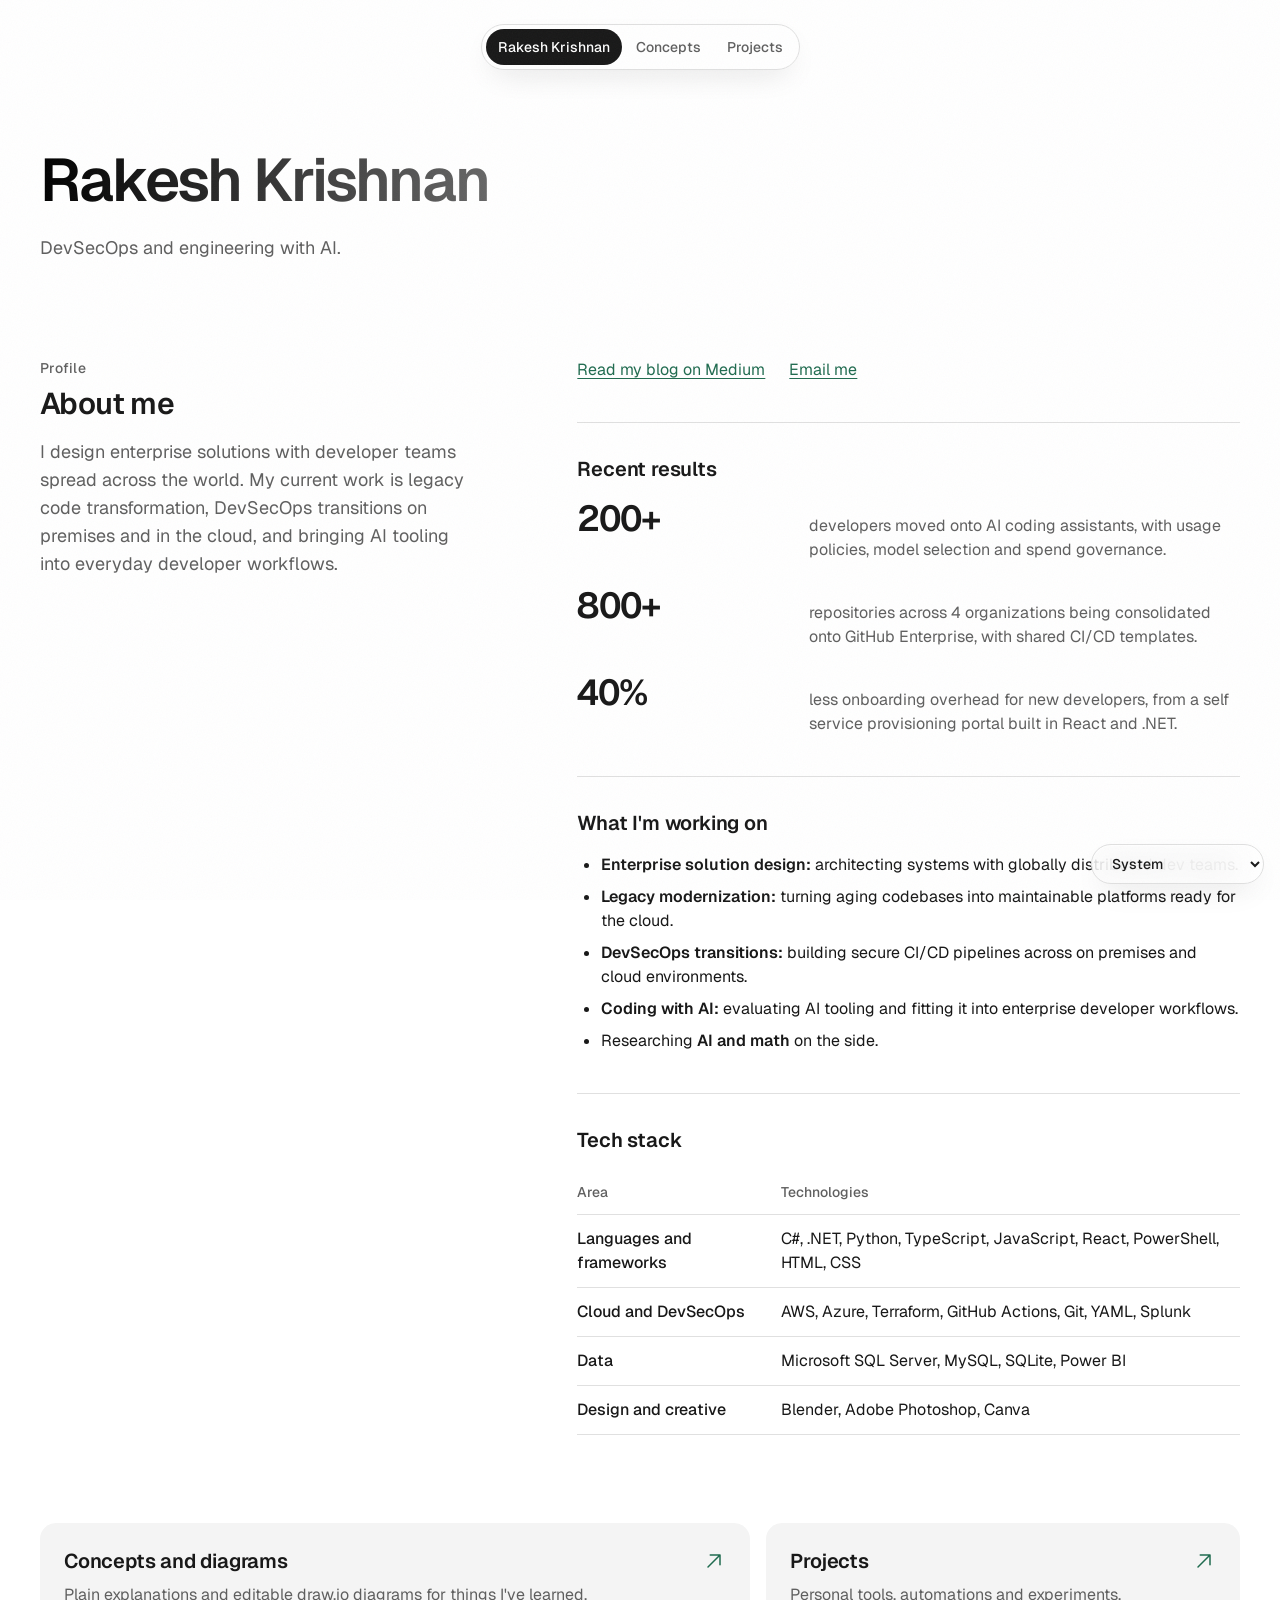
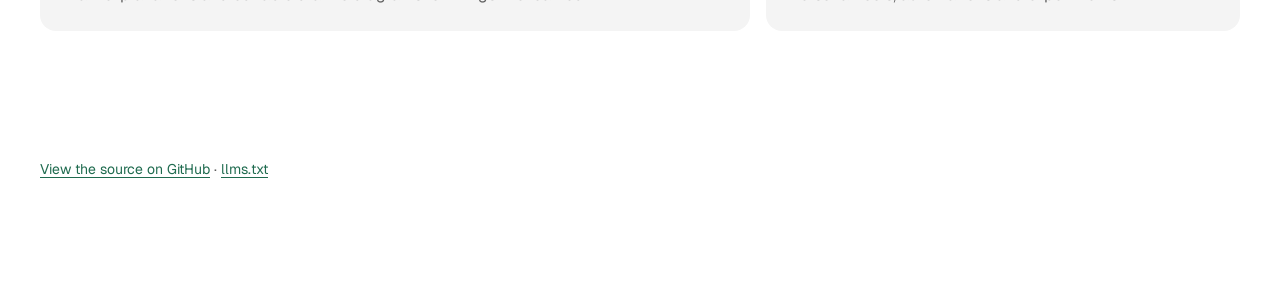
<file: index.html>
<!doctype html>
<html lang="en">
<head>
  <meta charset="utf-8">
  <meta name="viewport" content="width=device-width, initial-scale=1">
  <title>Rakesh Krishnan · DevSecOps and engineering with AI</title>
  <meta name="description" content="Rakesh Krishnan designs enterprise solutions with distributed teams: legacy code transformation, DevSecOps transitions on premises and in the cloud, and AI coding tools rolled out to 200+ developers.">
  <link rel="canonical" href="https://rakeshkrishnan.com/">
  <meta property="og:type" content="website">
  <meta property="og:title" content="Rakesh Krishnan · DevSecOps and engineering with AI">
  <meta property="og:description" content="Enterprise solution design, legacy modernization, DevSecOps and AI coding tools for developer teams.">
  <meta property="og:url" content="https://rakeshkrishnan.com/">
  <meta property="og:image" content="https://rakeshkrishnan.com/assets/images/og.png">
  <meta name="twitter:card" content="summary_large_image">
  <link rel="icon" href="assets/favicon.svg" type="image/svg+xml">
  <link rel="preconnect" href="https://fonts.googleapis.com">
  <link rel="preconnect" href="https://fonts.gstatic.com" crossorigin>
  <link rel="stylesheet" href="https://fonts.googleapis.com/css2?family=Geist:wght@400;500;600&display=swap">
  <link rel="stylesheet" href="assets/styles.css">
  <link rel="alternate" type="text/markdown" href="/llms.txt" title="LLM-readable profile">
  <script src="assets/theme.js"></script>
</head>
<body>
  <a class="skip-link" href="#main">Skip to content</a>

  <nav class="site-nav" aria-label="Site navigation">
    <div class="wrap">
      <a href="./" aria-current="page">Rakesh Krishnan</a>
      <a href="concepts/">Concepts</a>
      <a href="projects/">Projects</a>
    </div>
  </nav>

  <header class="site-header" id="top">
    <div class="page">
      <h1>Rakesh Krishnan</h1>
      <p>DevSecOps and engineering with AI.</p>
    </div>
  </header>

  <main class="page" id="main">
    <article class="concept" id="about">
      <header class="concept-title">
        <p class="category">Profile</p>
        <h2>About me</h2>
        <p>I design enterprise solutions with developer teams spread across the world. My current work is legacy code transformation, DevSecOps transitions on premises and in the cloud, and bringing AI tooling into everyday developer workflows.</p>
      </header>

      <section>
        <p class="link-row">
          <a href="https://medium.com/@rakeshkrishnan01">Read my blog on Medium</a>
          <a href="mailto:Rakeshkrishnan01@gmail.com">Email me</a>
        </p>
      </section>

      <section>
        <h3>Recent results</h3>
        <dl class="stats">
          <div>
            <dt>200+</dt>
            <dd>developers moved onto AI coding assistants, with usage policies, model selection and spend governance.</dd>
          </div>
          <div>
            <dt>800+</dt>
            <dd>repositories across 4 organizations being consolidated onto GitHub Enterprise, with shared CI/CD templates.</dd>
          </div>
          <div>
            <dt>40%</dt>
            <dd>less onboarding overhead for new developers, from a self service provisioning portal built in React and .NET.</dd>
          </div>
        </dl>
      </section>

      <section>
        <h3>What I'm working on</h3>
        <ul>
          <li><strong>Enterprise solution design:</strong> architecting systems with globally distributed dev teams.</li>
          <li><strong>Legacy modernization:</strong> turning aging codebases into maintainable platforms ready for the cloud.</li>
          <li><strong>DevSecOps transitions:</strong> building secure CI/CD pipelines across on premises and cloud environments.</li>
          <li><strong>Coding with AI:</strong> evaluating AI tooling and fitting it into enterprise developer workflows.</li>
          <li>Researching <strong>AI and math</strong> on the side.</li>
        </ul>
      </section>

      <section>
        <h3>Tech stack</h3>
        <div class="table-wrap">
          <table>
            <thead>
              <tr>
                <th scope="col">Area</th>
                <th scope="col">Technologies</th>
              </tr>
            </thead>
            <tbody>
              <tr>
                <td>Languages and frameworks</td>
                <td>C#, .NET, Python, TypeScript, JavaScript, React, PowerShell, HTML, CSS</td>
              </tr>
              <tr>
                <td>Cloud and DevSecOps</td>
                <td>AWS, Azure, Terraform, GitHub Actions, Git, YAML, Splunk</td>
              </tr>
              <tr>
                <td>Data</td>
                <td>Microsoft SQL Server, MySQL, SQLite, Power BI</td>
              </tr>
              <tr>
                <td>Design and creative</td>
                <td>Blender, Adobe Photoshop, Canva</td>
              </tr>
            </tbody>
          </table>
        </div>
      </section>
    </article>

    <nav class="card-grid" aria-label="Site sections">
      <a href="concepts/" class="card">
        <div class="card-head">
          <h3>Concepts and diagrams</h3>
          <svg class="icon" viewBox="0 0 256 256" aria-hidden="true"><path d="M200,64V168a8,8,0,0,1-16,0V83.31L69.66,197.66a8,8,0,0,1-11.32-11.32L172.69,72H88a8,8,0,0,1,0-16H192A8,8,0,0,1,200,64Z"/></svg>
        </div>
        <p>Plain explanations and editable draw.io diagrams for things I've learned.</p>
      </a>
      <a href="projects/" class="card">
        <div class="card-head">
          <h3>Projects</h3>
          <svg class="icon" viewBox="0 0 256 256" aria-hidden="true"><path d="M200,64V168a8,8,0,0,1-16,0V83.31L69.66,197.66a8,8,0,0,1-11.32-11.32L172.69,72H88a8,8,0,0,1,0-16H192A8,8,0,0,1,200,64Z"/></svg>
        </div>
        <p>Personal tools, automations and experiments.</p>
      </a>
    </nav>
  </main>

  <footer>
    <div class="page">
      <p><a href="https://github.com/r4kris/aboutme">View the source on GitHub</a> · <a href="/llms.txt">llms.txt</a></p>
    </div>
  </footer>
</body>
</html>
</file>
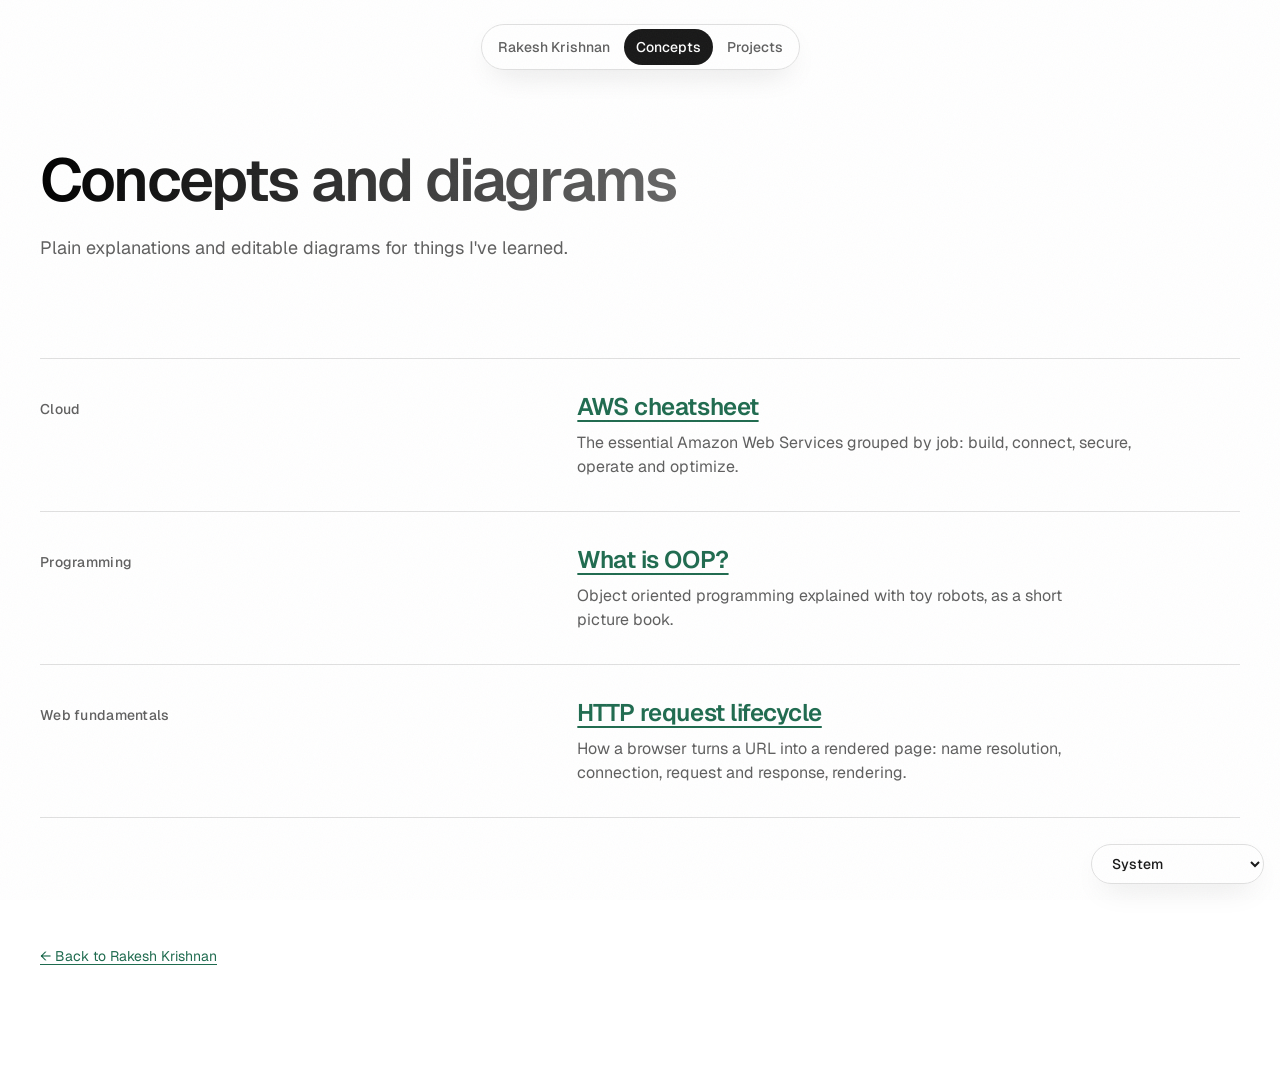
<file: concepts/index.html>
<!doctype html>
<html lang="en">
<head>
  <meta charset="utf-8">
  <meta name="viewport" content="width=device-width, initial-scale=1">
  <title>Concepts and diagrams · Rakesh Krishnan</title>
  <meta name="description" content="Plain explanations and editable diagrams: an AWS cheatsheet, what object oriented programming is, and how an HTTP request travels from browser to page.">
  <link rel="canonical" href="https://rakeshkrishnan.com/concepts/">
  <meta property="og:type" content="website">
  <meta property="og:title" content="Concepts and diagrams · Rakesh Krishnan">
  <meta property="og:description" content="Plain explanations and editable diagrams for things I've learned.">
  <meta property="og:url" content="https://rakeshkrishnan.com/concepts/">
  <meta property="og:image" content="https://rakeshkrishnan.com/assets/images/og.png">
  <meta name="twitter:card" content="summary_large_image">
  <link rel="icon" href="../assets/favicon.svg" type="image/svg+xml">
  <link rel="preconnect" href="https://fonts.googleapis.com">
  <link rel="preconnect" href="https://fonts.gstatic.com" crossorigin>
  <link rel="stylesheet" href="https://fonts.googleapis.com/css2?family=Geist:wght@400;500;600&display=swap">
  <link rel="stylesheet" href="../assets/styles.css">
  <script src="../assets/theme.js"></script>
</head>
<body>
  <a class="skip-link" href="#main">Skip to content</a>

  <nav class="site-nav" aria-label="Site navigation">
    <div class="wrap">
      <a href="../">Rakesh Krishnan</a>
      <a href="./" aria-current="page">Concepts</a>
      <a href="../projects/">Projects</a>
    </div>
  </nav>

  <header class="site-header" id="top">
    <div class="page">
      <h1>Concepts and diagrams</h1>
      <p>Plain explanations and editable diagrams for things I've learned.</p>
    </div>
  </header>

  <main class="page" id="main">
    <article class="entry">
      <p class="category">Cloud</p>
      <div>
        <h2><a href="aws/">AWS cheatsheet</a></h2>
        <p>The essential Amazon Web Services grouped by job: build, connect, secure, operate and optimize.</p>
      </div>
    </article>

    <article class="entry">
      <p class="category">Programming</p>
      <div>
        <h2><a href="what-is-oop/">What is OOP?</a></h2>
        <p>Object oriented programming explained with toy robots, as a short picture book.</p>
      </div>
    </article>

    <article class="entry">
      <p class="category">Web fundamentals</p>
      <div>
        <h2><a href="http-request-lifecycle/">HTTP request lifecycle</a></h2>
        <p>How a browser turns a URL into a rendered page: name resolution, connection, request and response, rendering.</p>
      </div>
    </article>
  </main>

  <footer>
    <div class="page">
      <p><a href="../">← Back to Rakesh Krishnan</a></p>
    </div>
  </footer>
</body>
</html>
</file>
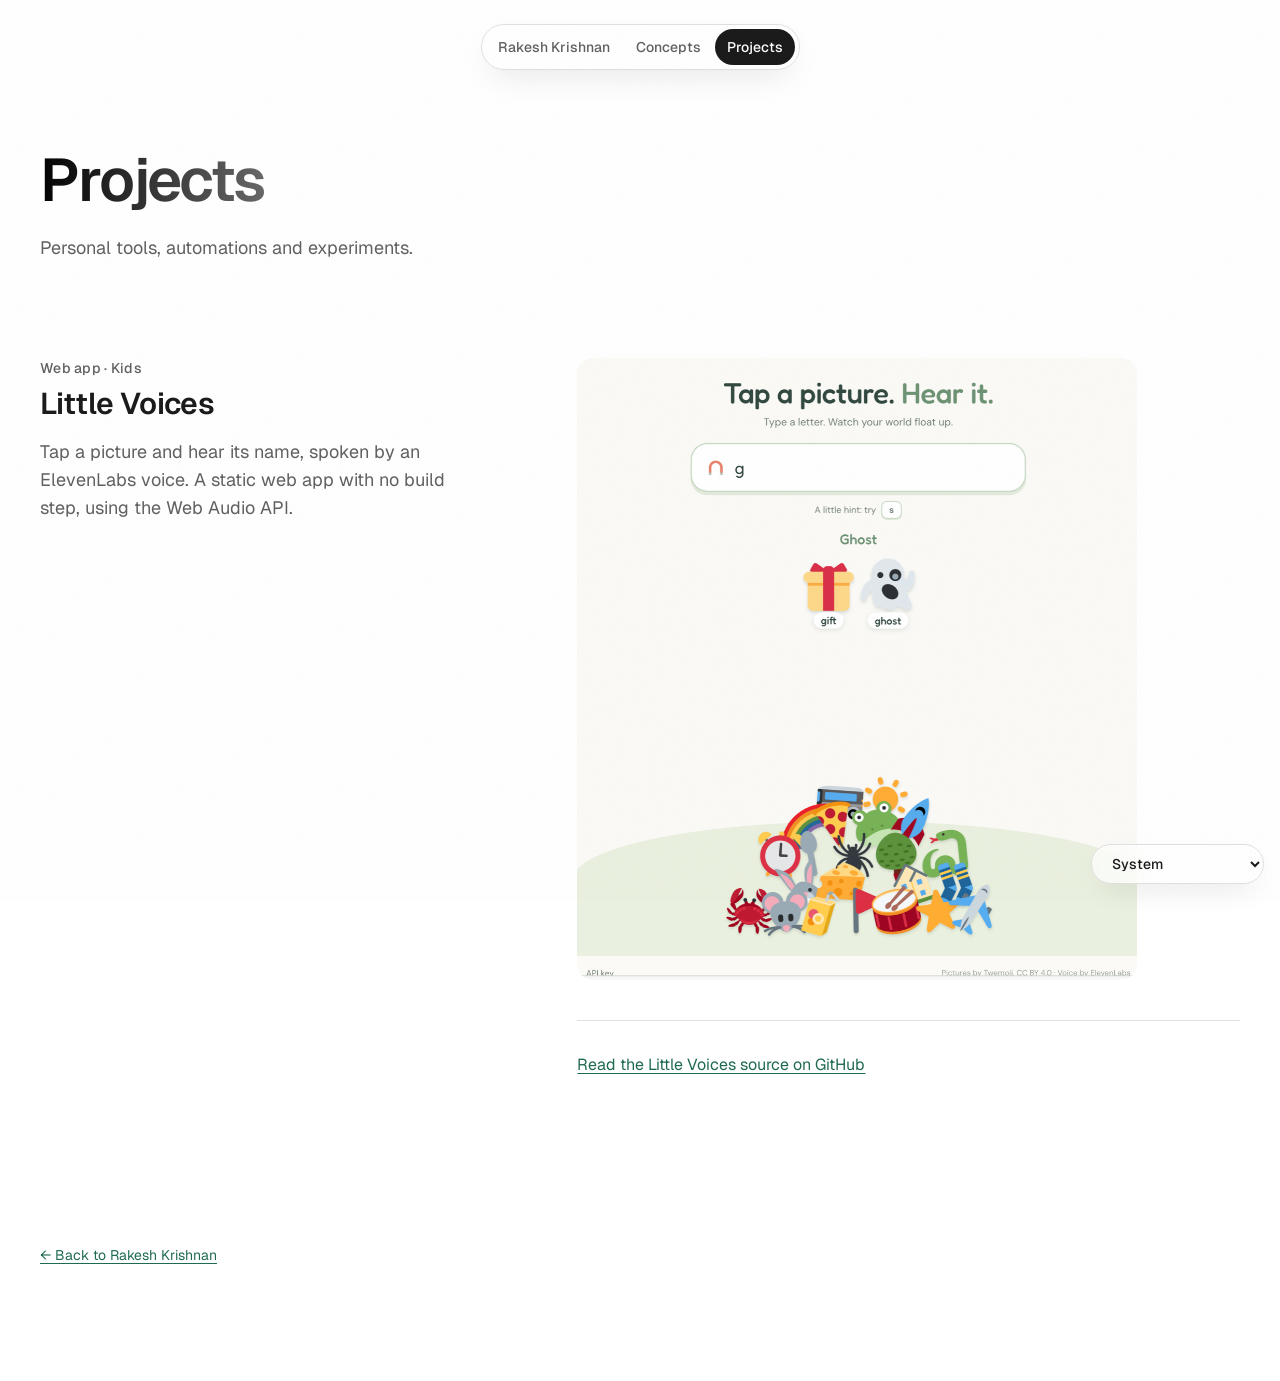
<file: projects/index.html>
<!doctype html>
<html lang="en">
<head>
  <meta charset="utf-8">
  <meta name="viewport" content="width=device-width, initial-scale=1">
  <title>Projects · Rakesh Krishnan</title>
  <meta name="description" content="Personal tools, automations and experiments by Rakesh Krishnan, including Little Voices, a picture and sound web app for early readers.">
  <link rel="canonical" href="https://rakeshkrishnan.com/projects/">
  <meta property="og:type" content="website">
  <meta property="og:title" content="Projects · Rakesh Krishnan">
  <meta property="og:description" content="Personal tools, automations and experiments.">
  <meta property="og:url" content="https://rakeshkrishnan.com/projects/">
  <meta property="og:image" content="https://rakeshkrishnan.com/assets/images/og.png">
  <meta name="twitter:card" content="summary_large_image">
  <link rel="icon" href="../assets/favicon.svg" type="image/svg+xml">
  <link rel="preconnect" href="https://fonts.googleapis.com">
  <link rel="preconnect" href="https://fonts.gstatic.com" crossorigin>
  <link rel="stylesheet" href="https://fonts.googleapis.com/css2?family=Geist:wght@400;500;600&display=swap">
  <link rel="stylesheet" href="../assets/styles.css">
  <script src="../assets/theme.js"></script>
</head>
<body>
  <a class="skip-link" href="#main">Skip to content</a>

  <nav class="site-nav" aria-label="Site navigation">
    <div class="wrap">
      <a href="../">Rakesh Krishnan</a>
      <a href="../concepts/">Concepts</a>
      <a href="./" aria-current="page">Projects</a>
    </div>
  </nav>

  <header class="site-header" id="top">
    <div class="page">
      <h1>Projects</h1>
      <p>Personal tools, automations and experiments.</p>
    </div>
  </header>

  <main class="page" id="main">
    <article class="concept" id="little-voices">
      <header class="concept-title">
        <p class="category">Web app · Kids</p>
        <h2>Little Voices</h2>
        <p>Tap a picture and hear its name, spoken by an ElevenLabs voice. A static web app with no build step, using the Web Audio API.</p>
      </header>

      <section>
        <img class="shot" src="../assets/images/little-voices.png" width="1080" height="1200" loading="lazy" alt="Little Voices app: typing the letter g shows a gift and a ghost picture to tap and hear">
      </section>

      <section>
        <p class="link-row"><a href="https://github.com/GH-user-001/Little-Voices">Read the Little Voices source on GitHub</a></p>
      </section>
    </article>
  </main>

  <footer>
    <div class="page">
      <p><a href="../">← Back to Rakesh Krishnan</a></p>
    </div>
  </footer>
</body>
</html>
</file>
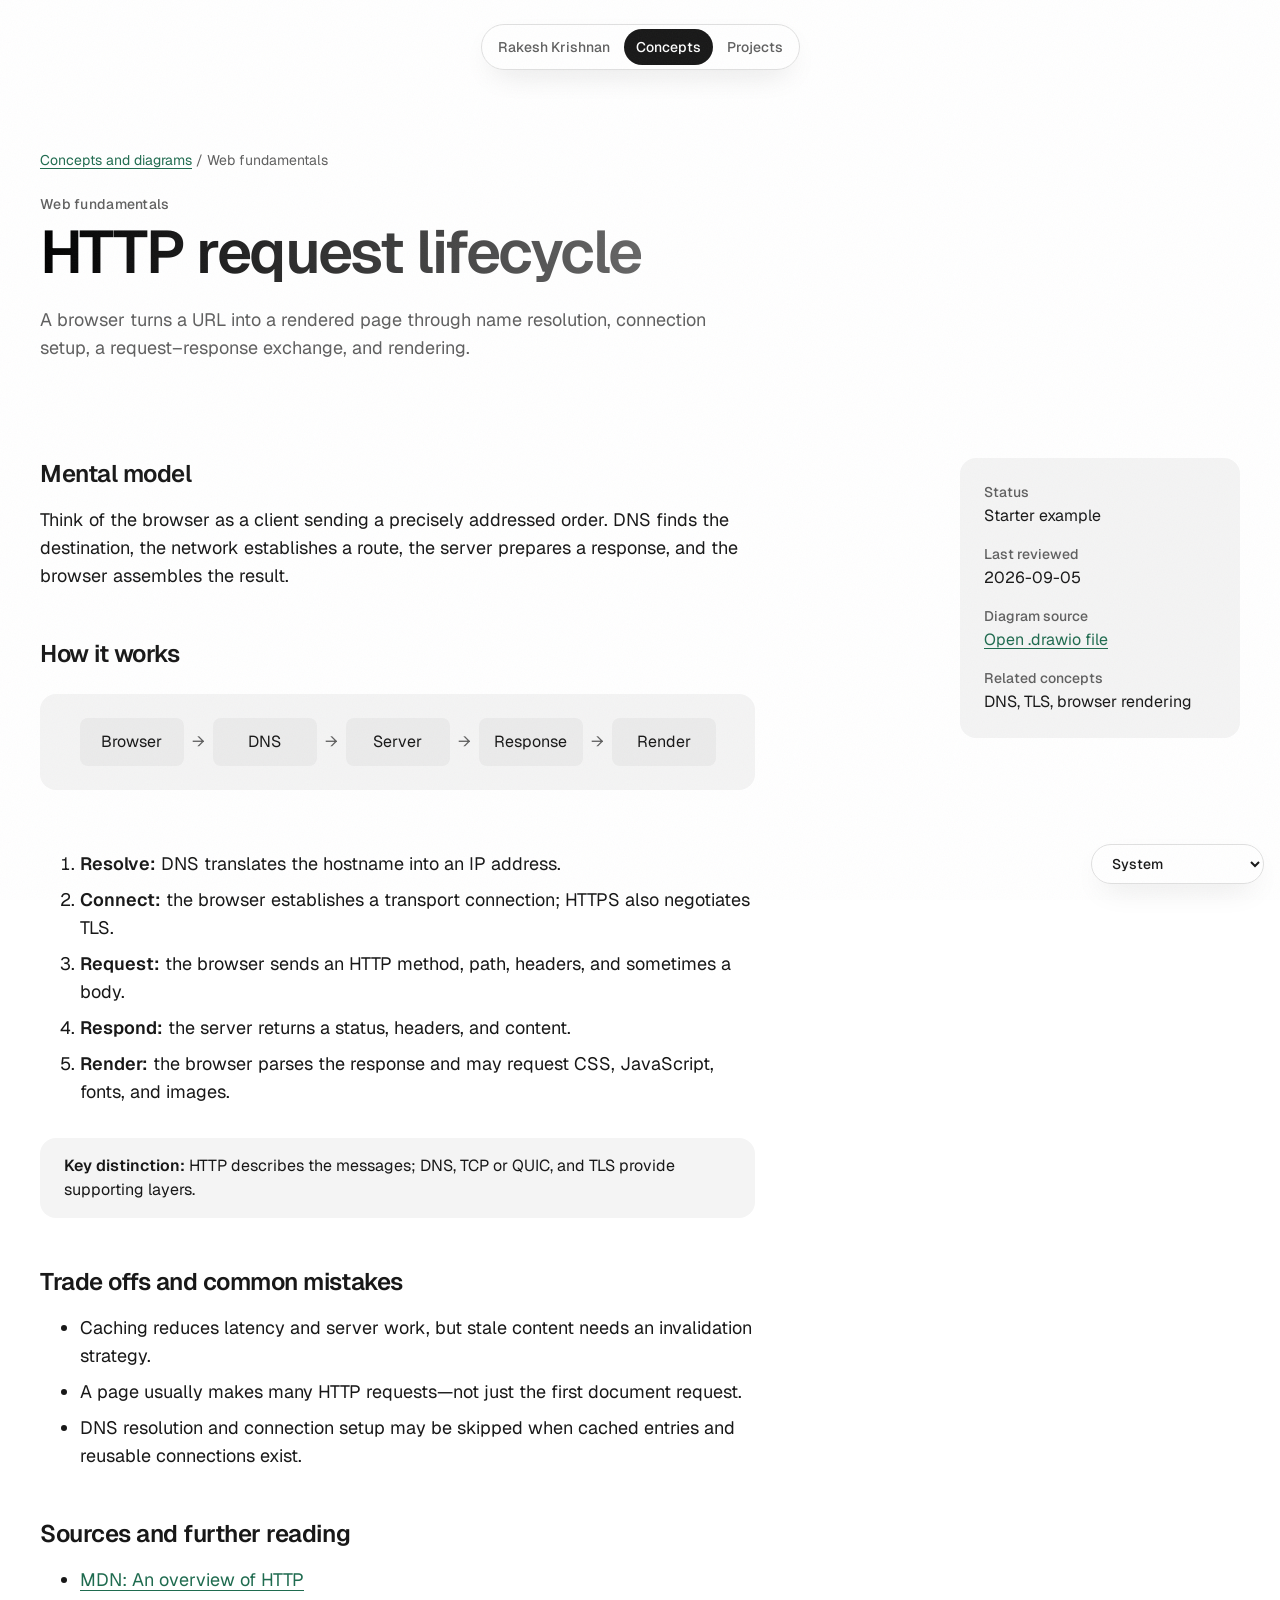
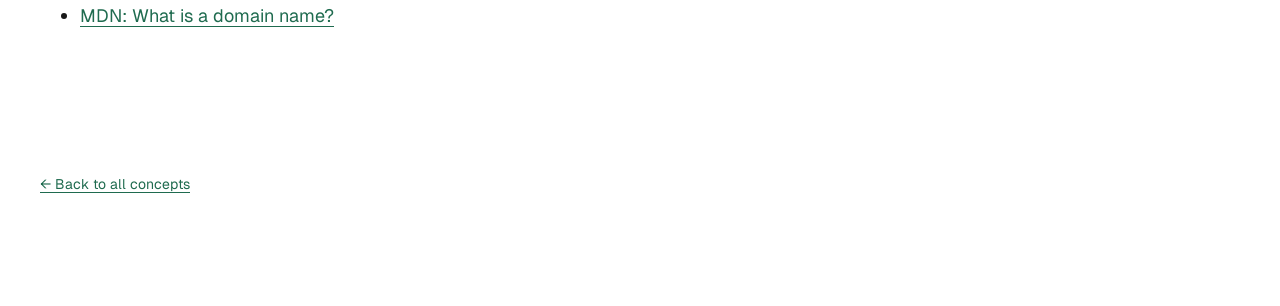
<file: concepts/http-request-lifecycle/index.html>
<!doctype html>
<html lang="en">
<head>
  <meta charset="utf-8">
  <meta name="viewport" content="width=device-width, initial-scale=1">
  <meta name="description" content="A visual overview of what happens after entering a URL in a browser.">
  <title>HTTP request lifecycle · Concepts and diagrams</title>
  <link rel="canonical" href="https://rakeshkrishnan.com/concepts/http-request-lifecycle/">
  <meta property="og:type" content="article">
  <meta property="og:title" content="HTTP request lifecycle">
  <meta property="og:description" content="A visual overview of what happens after entering a URL in a browser.">
  <meta property="og:url" content="https://rakeshkrishnan.com/concepts/http-request-lifecycle/">
  <meta property="og:image" content="https://rakeshkrishnan.com/assets/images/og.png">
  <meta name="twitter:card" content="summary_large_image">
  <link rel="icon" href="../../assets/favicon.svg" type="image/svg+xml">
  <link rel="preconnect" href="https://fonts.googleapis.com">
  <link rel="preconnect" href="https://fonts.gstatic.com" crossorigin>
  <link rel="stylesheet" href="https://fonts.googleapis.com/css2?family=Geist:wght@400;500;600&display=swap">
  <link rel="stylesheet" href="../../assets/styles.css">
  <script src="../../assets/theme.js"></script>
</head>
<body>
  <a class="skip-link" href="#main">Skip to content</a>

  <nav class="site-nav" aria-label="Site navigation">
    <div class="wrap">
      <a href="../../">Rakesh Krishnan</a>
      <a href="../" aria-current="page">Concepts</a>
      <a href="../../projects/">Projects</a>
    </div>
  </nav>

  <header class="concept-header">
    <div class="wrap">
      <nav class="breadcrumb" aria-label="Breadcrumb"><a href="../">Concepts and diagrams</a> / Web fundamentals</nav>
      <p class="eyebrow">Web fundamentals</p>
      <h1>HTTP request lifecycle</h1>
      <p class="lede">A browser turns a URL into a rendered page through name resolution, connection setup, a request–response exchange, and rendering.</p>
    </div>
  </header>

  <main class="wrap concept-layout" id="main">
    <article class="prose">
      <h2>Mental model</h2>
      <p>Think of the browser as a client sending a precisely addressed order. DNS finds the destination, the network establishes a route, the server prepares a response, and the browser assembles the result.</p>

      <h2>How it works</h2>
      <div class="diagram">
        <div class="flow" role="img" aria-label="Browser sends a request through DNS and the network to a server, which returns a response to the browser">
          <span class="node">Browser</span><span class="arrow">→</span>
          <span class="node">DNS</span><span class="arrow">→</span>
          <span class="node">Server</span><span class="arrow">→</span>
          <span class="node">Response</span><span class="arrow">→</span>
          <span class="node">Render</span>
        </div>
      </div>
      <p><a href="diagram.drawio">Open the editable draw.io source</a>.</p>
      <ol>
        <li><strong>Resolve:</strong> DNS translates the hostname into an IP address.</li>
        <li><strong>Connect:</strong> the browser establishes a transport connection; HTTPS also negotiates TLS.</li>
        <li><strong>Request:</strong> the browser sends an HTTP method, path, headers, and sometimes a body.</li>
        <li><strong>Respond:</strong> the server returns a status, headers, and content.</li>
        <li><strong>Render:</strong> the browser parses the response and may request CSS, JavaScript, fonts, and images.</li>
      </ol>

      <div class="callout"><strong>Key distinction:</strong> HTTP describes the messages; DNS, TCP or QUIC, and TLS provide supporting layers.</div>

      <h2>Trade offs and common mistakes</h2>
      <ul>
        <li>Caching reduces latency and server work, but stale content needs an invalidation strategy.</li>
        <li>A page usually makes many HTTP requests—not just the first document request.</li>
        <li>DNS resolution and connection setup may be skipped when cached entries and reusable connections exist.</li>
      </ul>

      <h2>Sources and further reading</h2>
      <ul>
        <li><a href="https://developer.mozilla.org/en-US/docs/Web/HTTP/Overview">MDN: An overview of HTTP</a></li>
        <li><a href="https://developer.mozilla.org/en-US/docs/Learn_web_development/Howto/Web_mechanics/What_is_a_domain_name">MDN: What is a domain name?</a></li>
      </ul>
    </article>

    <aside class="meta" aria-label="Concept metadata">
      <dl>
        <dt>Status</dt><dd>Starter example</dd>
        <dt>Last reviewed</dt><dd>2026-09-05</dd>
        <dt>Diagram source</dt><dd><a href="diagram.drawio">Open .drawio file</a></dd>
        <dt>Related concepts</dt><dd>DNS, TLS, browser rendering</dd>
      </dl>
    </aside>
  </main>

  <footer><div class="wrap"><a href="../">← Back to all concepts</a></div></footer>
</body>
</html>
</file>
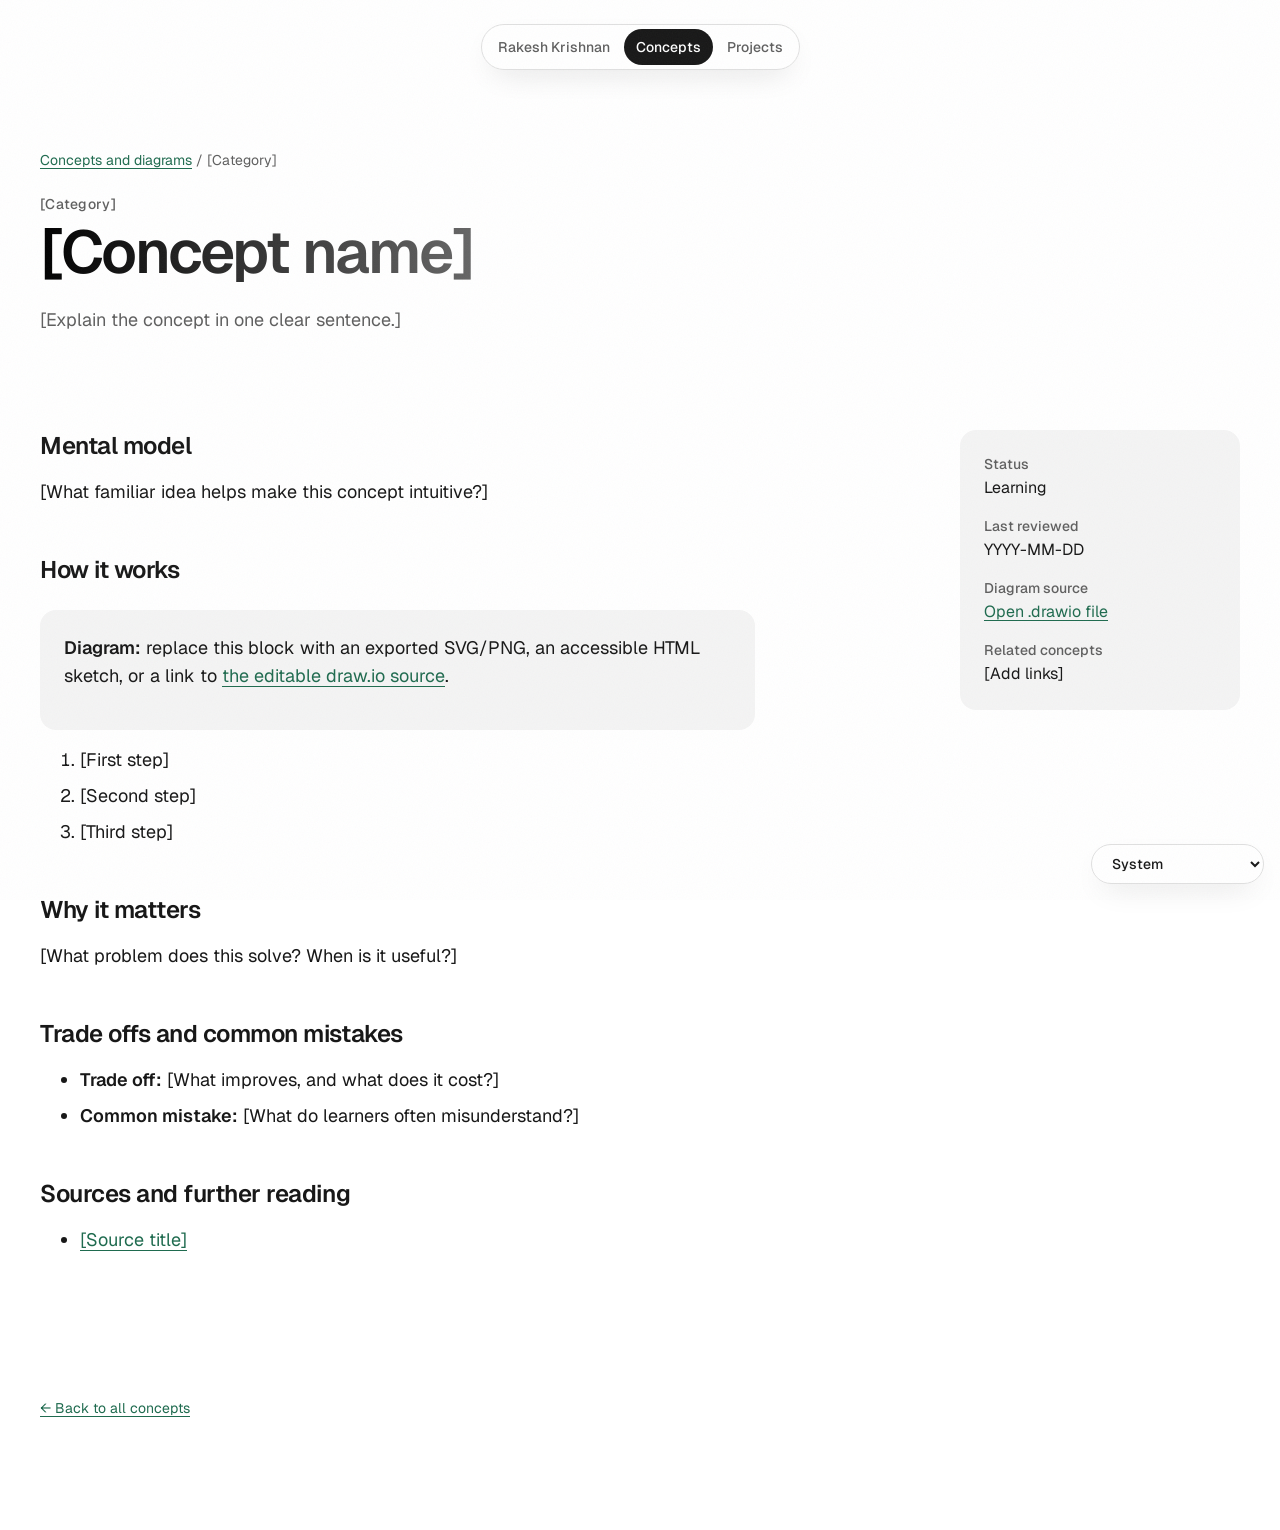
<file: templates/concept.html>
<!doctype html>
<html lang="en">
<head>
  <meta charset="utf-8">
  <meta name="viewport" content="width=device-width, initial-scale=1">
  <meta name="description" content="[One-sentence description]">
  <title>[Concept name] · Concepts and diagrams</title>
  <link rel="canonical" href="https://rakeshkrishnan.com/concepts/[slug]/">
  <meta property="og:type" content="article">
  <meta property="og:title" content="[Concept name]">
  <meta property="og:description" content="[One-sentence description]">
  <meta property="og:url" content="https://rakeshkrishnan.com/concepts/[slug]/">
  <meta property="og:image" content="https://rakeshkrishnan.com/assets/images/og.png">
  <meta name="twitter:card" content="summary_large_image">
  <link rel="icon" href="../../assets/favicon.svg" type="image/svg+xml">
  <link rel="preconnect" href="https://fonts.googleapis.com">
  <link rel="preconnect" href="https://fonts.gstatic.com" crossorigin>
  <link rel="stylesheet" href="https://fonts.googleapis.com/css2?family=Geist:wght@400;500;600&display=swap">
  <link rel="stylesheet" href="../../assets/styles.css">
  <script src="../../assets/theme.js"></script>
</head>
<body>
  <a class="skip-link" href="#main">Skip to content</a>

  <nav class="site-nav" aria-label="Site navigation">
    <div class="wrap">
      <a href="../../">Rakesh Krishnan</a>
      <a href="../" aria-current="page">Concepts</a>
      <a href="../../projects/">Projects</a>
    </div>
  </nav>

  <header class="concept-header">
    <div class="wrap">
      <nav class="breadcrumb" aria-label="Breadcrumb"><a href="../">Concepts and diagrams</a> / [Category]</nav>
      <p class="eyebrow">[Category]</p>
      <h1>[Concept name]</h1>
      <p class="lede">[Explain the concept in one clear sentence.]</p>
    </div>
  </header>

  <main class="wrap concept-layout" id="main">
    <article class="prose">
      <h2>Mental model</h2>
      <p>[What familiar idea helps make this concept intuitive?]</p>

      <h2>How it works</h2>
      <div class="diagram" aria-label="[Text description of the diagram]">
        <p><strong>Diagram:</strong> replace this block with an exported SVG/PNG, an accessible HTML sketch, or a link to <a href="diagram.drawio">the editable draw.io source</a>.</p>
      </div>
      <ol>
        <li>[First step]</li>
        <li>[Second step]</li>
        <li>[Third step]</li>
      </ol>

      <h2>Why it matters</h2>
      <p>[What problem does this solve? When is it useful?]</p>

      <h2>Trade offs and common mistakes</h2>
      <ul>
        <li><strong>Trade off:</strong> [What improves, and what does it cost?]</li>
        <li><strong>Common mistake:</strong> [What do learners often misunderstand?]</li>
      </ul>

      <h2>Sources and further reading</h2>
      <ul>
        <li><a href="[source URL]">[Source title]</a></li>
      </ul>
    </article>

    <aside class="meta" aria-label="Concept metadata">
      <dl>
        <dt>Status</dt><dd>Learning</dd>
        <dt>Last reviewed</dt><dd>YYYY-MM-DD</dd>
        <dt>Diagram source</dt><dd><a href="diagram.drawio">Open .drawio file</a></dd>
        <dt>Related concepts</dt><dd>[Add links]</dd>
      </dl>
    </aside>
  </main>

  <footer><div class="wrap"><a href="../">← Back to all concepts</a></div></footer>
</body>
</html>
</file>
<file: assets/styles.css>
/* ==========================================================================
   1. Tokens
   Spacing, radius, type and motion come from the design values; themes below
   only change colour.
   ========================================================================== */

:root {
  /* spacing scale */
  --sp-2: 2px;
  --sp-4: 4px;
  --sp-8: 8px;
  --sp-12: 12px;
  --sp-16: 16px;
  --sp-24: 24px;
  --sp-32: 32px;
  --sp-40: 40px;
  --sp-48: 48px;
  --sp-64: 64px;
  --sp-80: 80px;
  --sp-96: 96px;

  /* radius (Tailwind) */
  --r-lg: 8px;
  --r-2xl: 16px;
  --r-full: 9999px;

  /* type scale (Tailwind default), size and paired line height */
  --fs-xs: 0.75rem;
  --lh-xs: 1rem;
  --fs-sm: 0.875rem;
  --lh-sm: 1.25rem;
  --fs-base: 1rem;
  --lh-base: 1.5rem;
  --fs-lg: 1.125rem;
  --lh-lg: 1.75rem;
  --fs-xl: 1.25rem;
  --lh-xl: 1.75rem;
  --fs-2xl: 1.5rem;
  --lh-2xl: 2rem;
  --fs-3xl: 1.875rem;
  --lh-3xl: 2.25rem;
  --fs-4xl: 2.25rem;
  --lh-4xl: 2.5rem;
  --fs-5xl: 3rem;
  --fs-6xl: 3.75rem;
  --lh-tight: 1;

  /* motion */
  --ease: cubic-bezier(0.32, 0.72, 0, 1);
  --dur: 700ms;
  --dur-fast: 300ms;
  --dur-reveal: 900ms;

  /* z-index scale */
  --z-nav: 20;
  --z-switch: 30;
  --z-skip: 40;
  --z-grain: 50;

  --font: "Geist", system-ui, sans-serif;
  --font-display: var(--font);
}

/* ==========================================================================
   2. Themes
   ========================================================================== */

/* Light (default) */
:root {
  --bg: #fff;
  --surface: #f4f4f4;
  --surface-2: #ebebeb;
  --border: #e0e0e0;
  --text: #181818;
  --muted: #5f5f5f;
  --heading: #181818;
  --accent: #1f6b4f;
  --hero-from: #000;
  --hero-to: #666;
  --glass: rgba(255, 255, 255, 0.72);
  --glass-edge: rgba(255, 255, 255, 0.9);
  --shadow: rgba(24, 24, 24, 0.14);
  --grain: 0.04;
  color-scheme: light;
}

:root[data-theme="dark"] {
  --bg: #181818;
  --surface: #1f1f1f;
  --surface-2: #272727;
  --border: #313131;
  --text: #f2f2f2;
  --muted: #a8a8a8;
  --heading: #f2f2f2;
  --accent: #7fd1a8;
  --hero-from: #fff;
  --hero-to: #9b9b9b;
  --glass: rgba(24, 24, 24, 0.72);
  --glass-edge: rgba(255, 255, 255, 0.08);
  --shadow: rgba(0, 0, 0, 0.5);
  --grain: 0.06;
  color-scheme: dark;
}

/* Cyberphunk Neon: opt in. Keeps its own fonts (loaded by theme.js) and glow. */
:root[data-theme="neon"] {
  --bg: #070a1f;
  --surface: #0d0f26;
  --surface-2: #110b2e;
  --border: #6650c8;
  --text: #dff6ff;
  --muted: #9a8fd0;
  --heading: #a855f7;
  --accent: #19e6e6;
  --pink: #ff3fb4;
  --glass: rgba(7, 10, 31, 0.8);
  --glass-edge: rgba(25, 230, 230, 0.2);
  --shadow: rgba(168, 85, 247, 0.35);
  --glow: 0 0 8px rgba(168, 85, 247, 0.8), 0 0 24px rgba(168, 85, 247, 0.45);
  --grain: 0.03;
  --font: "Exo 2", system-ui, sans-serif;
  --font-display: "Orbitron", "Segoe UI", system-ui, sans-serif;
  color-scheme: dark;
}

/* ==========================================================================
   3. Base
   ========================================================================== */

* {
  box-sizing: border-box;
}

html {
  scroll-behavior: smooth;
  scroll-padding-top: var(--sp-96);
}

body {
  margin: 0;
  padding-bottom: var(--sp-80);
  background: var(--bg);
  color: var(--text);
  font-family: var(--font);
  font-size: var(--fs-base);
  line-height: var(--lh-base);
  -webkit-font-smoothing: antialiased;
}

/* fixed, non interactive grain to break up flat surfaces */
body::after {
  content: "";
  position: fixed;
  inset: 0;
  z-index: var(--z-grain);
  pointer-events: none;
  opacity: var(--grain);
  background-image: url("data:image/svg+xml,%3Csvg xmlns='http://www.w3.org/2000/svg' width='160' height='160'%3E%3Cfilter id='n'%3E%3CfeTurbulence type='fractalNoise' baseFrequency='.8' numOctaves='2' stitchTiles='stitch'/%3E%3C/filter%3E%3Crect width='100%25' height='100%25' filter='url(%23n)'/%3E%3C/svg%3E");
}

a {
  color: var(--accent);
  text-underline-offset: 0.2em;
  transition: color var(--dur-fast) var(--ease);
}

a:hover {
  text-decoration-thickness: 2px;
}

h1,
h2,
h3,
h4 {
  margin: 0;
  color: var(--heading);
  font-family: var(--font-display);
  font-weight: 600;
  text-wrap: balance;
}

h1 {
  font-size: var(--fs-4xl);
  line-height: var(--lh-4xl);
  letter-spacing: -0.03em;
}

h2 {
  font-size: var(--fs-3xl);
  line-height: var(--lh-3xl);
  letter-spacing: -0.02em;
}

h3 {
  font-size: var(--fs-xl);
  line-height: var(--lh-xl);
  letter-spacing: -0.01em;
}

p {
  margin: 0 0 var(--sp-16);
  text-wrap: pretty;
}

code {
  font-size: 0.9em;
}

strong {
  font-weight: 600;
}

img {
  display: block;
  max-width: 100%;
  height: auto;
}

:focus-visible {
  outline: 2px solid var(--accent);
  outline-offset: var(--sp-4);
  border-radius: var(--sp-4);
}

::selection {
  background: var(--accent);
  color: var(--bg);
}

.visually-hidden {
  position: absolute;
  width: 1px;
  height: 1px;
  overflow: hidden;
  clip-path: inset(50%);
  white-space: nowrap;
}

.skip-link {
  position: absolute;
  top: calc(-1 * var(--sp-96));
  left: var(--sp-16);
  z-index: var(--z-skip);
  border-radius: var(--r-lg);
  padding: var(--sp-8) var(--sp-12);
  background: var(--accent);
  color: var(--bg);
  font-size: var(--fs-sm);
  line-height: var(--lh-sm);
  font-weight: 600;
  text-decoration: none;
}

.skip-link:focus {
  top: var(--sp-16);
  outline-offset: var(--sp-4);
}

/* ==========================================================================
   4. Layout
   ========================================================================== */

.page,
.wrap {
  width: min(1200px, calc(100% - var(--sp-32)));
  margin-inline: auto;
}

main {
  padding: var(--sp-32) 0 var(--sp-96);
}

/* floating island nav */
.site-nav {
  position: sticky;
  top: var(--sp-16);
  z-index: var(--z-nav);
  width: max-content;
  max-width: calc(100% - var(--sp-32));
  margin: var(--sp-24) auto 0;
  border: 1px solid var(--border);
  border-radius: var(--r-full);
  padding: var(--sp-4);
  background: var(--glass);
  box-shadow: inset 0 1px 0 var(--glass-edge), 0 12px 32px -12px var(--shadow);
  -webkit-backdrop-filter: blur(16px) saturate(1.4);
  backdrop-filter: blur(16px) saturate(1.4);
}

.site-nav .wrap {
  display: flex;
  width: auto;
  flex-wrap: wrap;
  align-items: center;
  justify-content: center;
  gap: var(--sp-2);
}

.site-nav a {
  display: block;
  border-radius: var(--r-full);
  padding: var(--sp-8) var(--sp-12);
  color: var(--muted);
  font-size: var(--fs-sm);
  line-height: var(--lh-sm);
  font-weight: 500;
  text-decoration: none;
  transition: background-color var(--dur-fast) var(--ease), color var(--dur-fast) var(--ease), scale var(--dur-fast) var(--ease);
}

.site-nav a:hover {
  background: var(--surface-2);
  color: var(--text);
}

.site-nav a:active {
  scale: 0.98;
}

.site-nav a[aria-current="page"] {
  background: var(--text);
  color: var(--bg);
}

/* page headers: left aligned, headline capped at 680px */
.site-header,
.concept-header {
  padding: var(--sp-64) 0 var(--sp-48);
}

.site-header h1,
.concept-header h1 {
  width: fit-content;
  max-width: 680px;
  margin-bottom: var(--sp-16);
  background: linear-gradient(90deg, var(--hero-from), var(--hero-to));
  -webkit-background-clip: text;
  background-clip: text;
  -webkit-text-fill-color: transparent;
  color: var(--heading);
  line-height: var(--lh-tight);
  padding-bottom: var(--sp-4);
}

.site-header p,
.lede {
  max-width: 680px;
  margin-bottom: 0;
  color: var(--muted);
  font-size: var(--fs-lg);
  line-height: var(--lh-lg);
}

.category,
.eyebrow {
  margin-bottom: var(--sp-8);
  color: var(--muted);
  font-size: var(--fs-sm);
  line-height: var(--lh-sm);
  font-weight: 500;
  letter-spacing: 0.02em;
}

.breadcrumb {
  margin-bottom: var(--sp-24);
  color: var(--muted);
  font-size: var(--fs-sm);
  line-height: var(--lh-sm);
}

/* article: title column on the left, sections on the right */
.concept-title {
  margin-bottom: var(--sp-48);
}

.concept-title h2 {
  margin-bottom: var(--sp-16);
}

.concept-title > p:last-child {
  max-width: 440px;
  margin-bottom: 0;
  color: var(--muted);
  font-size: var(--fs-lg);
  line-height: var(--lh-lg);
}

.concept > section {
  padding: var(--sp-32) 0 var(--sp-40);
}

.concept > section:first-of-type {
  padding-top: 0;
}

.concept > section + section {
  border-top: 1px solid var(--border);
}

.concept h3 {
  margin-bottom: var(--sp-16);
}

.concept ul {
  margin: 0;
  padding-left: var(--sp-24);
}

li + li {
  margin-top: var(--sp-8);
}

/* index rows: category on the left, title and summary on the right */
.entry {
  display: grid;
  gap: var(--sp-8) var(--sp-64);
  border-top: 1px solid var(--border);
  padding: var(--sp-32) 0;
}

.entry:last-child {
  border-bottom: 1px solid var(--border);
}

.entry .category {
  margin: var(--sp-8) 0 0;
}

.entry h2 {
  margin-bottom: var(--sp-8);
  font-size: var(--fs-2xl);
  line-height: var(--lh-2xl);
}

.entry p:last-child {
  max-width: 560px;
  margin-bottom: 0;
  color: var(--muted);
}

/* concept pages */
.concept-layout {
  display: grid;
  grid-template-columns: minmax(0, 1fr);
  gap: var(--sp-48);
}

.prose {
  max-width: 65ch;
}

.prose h2 {
  margin: var(--sp-48) 0 var(--sp-16);
  font-size: var(--fs-2xl);
  line-height: var(--lh-2xl);
}

.prose h2:first-child {
  margin-top: 0;
}

.prose p,
.prose li {
  font-size: var(--fs-lg);
  line-height: var(--lh-lg);
}

.meta {
  align-self: start;
  border-radius: var(--r-2xl);
  padding: var(--sp-24);
  background: var(--surface);
}

.meta dl {
  margin: 0;
}

.meta dt {
  color: var(--muted);
  font-size: var(--fs-sm);
  line-height: var(--lh-sm);
  font-weight: 500;
}

.meta dd {
  margin: var(--sp-2) 0 var(--sp-16);
}

.meta dd:last-child {
  margin-bottom: 0;
}

.callout {
  margin: var(--sp-32) 0;
  border-radius: var(--r-2xl);
  padding: var(--sp-16) var(--sp-24);
  background: var(--surface);
}

footer {
  padding: var(--sp-32) 0;
  color: var(--muted);
  font-size: var(--fs-sm);
  line-height: var(--lh-sm);
}

footer p {
  margin-bottom: var(--sp-4);
}

/* ==========================================================================
   5. Components
   ========================================================================== */

.card-grid {
  display: grid;
  grid-template-columns: minmax(0, 1fr);
  align-items: start;
  gap: var(--sp-16);
  margin-top: var(--sp-48);
}

.card {
  display: block;
  border-radius: var(--r-2xl);
  padding: var(--sp-24);
  background: var(--surface);
  color: inherit;
  text-decoration: none;
  transition: background-color var(--dur) var(--ease), translate var(--dur) var(--ease), scale var(--dur-fast) var(--ease);
}

.card:hover {
  background: var(--surface-2);
  translate: 0 calc(-1 * var(--sp-4));
}

.card:active {
  scale: 0.98;
}

.card-head {
  display: flex;
  align-items: center;
  justify-content: space-between;
  gap: var(--sp-16);
  margin-bottom: var(--sp-8);
}

.card h3 {
  margin: 0;
}

.card p {
  margin: 0;
  color: var(--muted);
}

.icon {
  flex: none;
  width: var(--sp-24);
  height: var(--sp-24);
  fill: var(--accent);
  transition: translate var(--dur) var(--ease);
}

.card:hover .icon {
  translate: var(--sp-2) calc(-1 * var(--sp-2));
}

.stats {
  display: grid;
  gap: var(--sp-24);
  margin: 0;
}

.stats > div {
  display: grid;
  gap: var(--sp-4) var(--sp-16);
}

.stats dt {
  color: var(--heading);
  font-family: var(--font-display);
  font-size: var(--fs-4xl);
  line-height: var(--lh-4xl);
  font-weight: 600;
  letter-spacing: -0.03em;
  font-variant-numeric: tabular-nums;
}

.stats dd {
  margin: 0;
  color: var(--muted);
}

.table-wrap {
  overflow-x: auto;
}

table {
  width: 100%;
  border-collapse: collapse;
}

th,
td {
  border-bottom: 1px solid var(--border);
  padding: var(--sp-12) var(--sp-16) var(--sp-12) 0;
  text-align: left;
  vertical-align: top;
}

th {
  color: var(--muted);
  font-size: var(--fs-sm);
  line-height: var(--lh-sm);
  font-weight: 500;
}

td:first-child {
  font-weight: 500;
}

.diagram {
  margin: var(--sp-24) 0 var(--sp-16);
  overflow-x: auto;
  border-radius: var(--r-2xl);
  padding: var(--sp-24);
  background: var(--surface);
}

.flow {
  display: flex;
  min-width: 650px;
  align-items: center;
  justify-content: center;
  gap: var(--sp-8);
}

.node {
  min-width: 104px;
  border-radius: var(--r-lg);
  padding: var(--sp-12);
  background: var(--surface-2);
  text-align: center;
}

.arrow {
  color: var(--muted);
}

.shot {
  width: 100%;
  max-width: 560px;
  border-radius: var(--r-2xl);
}

.link-row {
  display: flex;
  flex-wrap: wrap;
  gap: var(--sp-8) var(--sp-24);
  margin: 0;
}

/* theme selector, fixed bottom right */
.theme-switch {
  position: fixed;
  right: var(--sp-16);
  bottom: var(--sp-16);
  z-index: var(--z-switch);
}

.theme-switch select {
  min-height: var(--sp-40);
  border: 1px solid var(--border);
  border-radius: var(--r-full);
  padding: var(--sp-8) var(--sp-16);
  background: var(--glass);
  box-shadow: inset 0 1px 0 var(--glass-edge), 0 12px 32px -12px var(--shadow);
  -webkit-backdrop-filter: blur(16px) saturate(1.4);
  backdrop-filter: blur(16px) saturate(1.4);
  color: var(--text);
  font: inherit;
  font-size: var(--fs-sm);
  line-height: var(--lh-sm);
  font-weight: 500;
  cursor: pointer;
  transition: background-color var(--dur-fast) var(--ease), scale var(--dur-fast) var(--ease);
}

.theme-switch select:hover {
  background: var(--surface-2);
}

.theme-switch select:active {
  scale: 0.98;
}

/* ==========================================================================
   6. Scroll reveal (only when theme.js has run)
   ========================================================================== */

.js .reveal {
  opacity: 0;
  filter: blur(12px);
  transform: translateY(var(--sp-64));
  transition: opacity var(--dur-reveal) var(--ease), filter var(--dur-reveal) var(--ease), transform var(--dur-reveal) var(--ease);
}

.js .reveal.is-in {
  opacity: 1;
  filter: none;
  transform: none;
}

/* ==========================================================================
   7. Breakpoints
   ========================================================================== */

@media (min-width: 640px) {
  .page,
  .wrap {
    width: min(1200px, calc(100% - var(--sp-64)));
  }

  .stats > div {
    grid-template-columns: minmax(0, 1fr) minmax(0, 2fr);
    align-items: baseline;
  }

  .entry {
    grid-template-columns: minmax(0, 5fr) minmax(0, 7fr);
  }

  .card-grid {
    grid-template-columns: minmax(0, 3fr) minmax(0, 2fr);
  }
}

@media (min-width: 768px) {
  .site-header h1,
  .concept-header h1 {
    font-size: var(--fs-6xl);
    padding-bottom: var(--sp-8);
  }

  .site-header,
  .concept-header {
    padding: var(--sp-80) 0 var(--sp-64);
  }
}

@media (min-width: 900px) {
  .concept {
    display: grid;
    grid-template-columns: minmax(0, 5fr) minmax(0, 7fr);
    column-gap: var(--sp-64);
  }

  .concept-title {
    grid-column: 1;
    grid-row: 1 / span 20;
    position: sticky;
    top: var(--sp-96);
    align-self: start;
    margin-bottom: 0;
  }

  .concept > section {
    grid-column: 2;
  }

  .concept-layout {
    grid-template-columns: minmax(0, 1fr) 280px;
    column-gap: var(--sp-64);
  }

  .meta {
    position: sticky;
    top: var(--sp-96);
  }
}

@media (prefers-reduced-motion: reduce) {
  html {
    scroll-behavior: auto;
  }

  *,
  *::before,
  *::after {
    transition-duration: 0.01ms !important;
  }

  .js .reveal {
    opacity: 1;
    filter: none;
    transform: none;
  }
}

/* ==========================================================================
   8. Cyberphunk Neon (opt in)
   Same structure as the other themes, restyled as a HUD: boxed panels with
   corner brackets, uppercase display type and glow.
   ========================================================================== */

:root[data-theme="neon"] h1,
:root[data-theme="neon"] h2,
:root[data-theme="neon"] h3,
:root[data-theme="neon"] h4 {
  font-weight: 500;
}

:root[data-theme="neon"] h1,
:root[data-theme="neon"] h2 {
  text-shadow: var(--glow);
}

:root[data-theme="neon"] h1 {
  letter-spacing: 0.04em;
}

/* the hero text gradient is for the neutral themes only */
:root[data-theme="neon"] .site-header h1,
:root[data-theme="neon"] .concept-header h1 {
  background: none;
  -webkit-text-fill-color: currentColor;
  color: var(--heading);
}

:root[data-theme="neon"] .concept h3 {
  color: var(--accent);
  font-size: var(--fs-lg);
  line-height: var(--lh-lg);
  letter-spacing: 0.06em;
  text-transform: uppercase;
}

:root[data-theme="neon"] a {
  font-weight: 600;
  text-shadow: 0 0 6px rgba(25, 230, 230, 0.4);
}

:root[data-theme="neon"] a:hover {
  color: var(--pink);
  text-shadow: 0 0 8px rgba(255, 63, 180, 0.8);
}

:root[data-theme="neon"] .category,
:root[data-theme="neon"] .eyebrow {
  color: var(--pink);
  font-family: var(--font-display);
  font-size: var(--fs-xs);
  line-height: var(--lh-xs);
  letter-spacing: 0.25em;
  text-transform: uppercase;
}

/* nav: a squared HUD bar rather than a pill */
:root[data-theme="neon"] .site-nav {
  border-color: var(--accent);
  border-radius: 0;
  box-shadow: 0 0 16px rgba(25, 230, 230, 0.35);
}

:root[data-theme="neon"] .site-nav a {
  border: 1px solid transparent;
  border-radius: 0;
  color: var(--text);
  font-family: var(--font-display);
  font-size: var(--fs-xs);
  line-height: var(--lh-xs);
  letter-spacing: 0.12em;
  text-shadow: none;
  text-transform: uppercase;
}

:root[data-theme="neon"] .site-nav a:hover {
  border-color: var(--accent);
  background: var(--surface);
  color: var(--accent);
}

:root[data-theme="neon"] .site-nav a[aria-current="page"] {
  border-color: var(--pink);
  background: var(--surface);
  color: var(--pink);
}

/* panels with cyan and purple corner brackets */
:root[data-theme="neon"] .concept-title,
:root[data-theme="neon"] .concept > section,
:root[data-theme="neon"] .entry,
:root[data-theme="neon"] .card,
:root[data-theme="neon"] .meta,
:root[data-theme="neon"] .diagram,
:root[data-theme="neon"] .callout {
  position: relative;
  margin: 0 0 var(--sp-24);
  border: 1px solid var(--border);
  border-radius: 0;
  padding: var(--sp-24);
  background: var(--surface);
  box-shadow: 0 0 14px rgba(168, 85, 247, 0.12);
}

:root[data-theme="neon"] .concept-title::before,
:root[data-theme="neon"] .concept > section::before,
:root[data-theme="neon"] .entry::before,
:root[data-theme="neon"] .card::before,
:root[data-theme="neon"] .meta::before,
:root[data-theme="neon"] .concept-title::after,
:root[data-theme="neon"] .concept > section::after,
:root[data-theme="neon"] .entry::after,
:root[data-theme="neon"] .card::after,
:root[data-theme="neon"] .meta::after {
  content: "";
  position: absolute;
  width: var(--sp-12);
  height: var(--sp-12);
  pointer-events: none;
}

:root[data-theme="neon"] .concept-title::before,
:root[data-theme="neon"] .concept > section::before,
:root[data-theme="neon"] .entry::before,
:root[data-theme="neon"] .card::before,
:root[data-theme="neon"] .meta::before {
  top: -1px;
  left: -1px;
  border-top: 2px solid var(--accent);
  border-left: 2px solid var(--accent);
}

:root[data-theme="neon"] .concept-title::after,
:root[data-theme="neon"] .concept > section::after,
:root[data-theme="neon"] .entry::after,
:root[data-theme="neon"] .card::after,
:root[data-theme="neon"] .meta::after {
  right: -1px;
  bottom: -1px;
  border-right: 2px solid var(--heading);
  border-bottom: 2px solid var(--heading);
}

/* the neutral themes' row dividers and sticky columns do not apply */
:root[data-theme="neon"] .concept {
  display: block;
}

:root[data-theme="neon"] .concept-title {
  position: relative;
  top: auto;
}

:root[data-theme="neon"] .concept > section + section {
  border-top: 1px solid var(--border);
}

:root[data-theme="neon"] .entry:last-child {
  border-bottom: 1px solid var(--border);
}

/* a title followed by a section reads as one panel */
:root[data-theme="neon"] .concept-title:has(+ section) {
  margin-bottom: 0;
  border-bottom: 0;
  padding-bottom: var(--sp-16);
}

:root[data-theme="neon"] .concept-title:has(+ section)::after,
:root[data-theme="neon"] .concept-title + section::before {
  display: none;
}

:root[data-theme="neon"] .concept-title + section {
  padding-top: var(--sp-16);
}

:root[data-theme="neon"] .concept-title > p:last-child {
  font-size: var(--fs-base);
  line-height: var(--lh-base);
}

:root[data-theme="neon"] .card-grid {
  margin-top: var(--sp-24);
  gap: var(--sp-24);
}

:root[data-theme="neon"] .card:hover {
  border-color: var(--pink);
  background: var(--surface);
  box-shadow: 0 0 16px rgba(255, 63, 180, 0.5);
}

:root[data-theme="neon"] .card h3 {
  color: var(--heading);
  font-size: var(--fs-base);
  line-height: var(--lh-base);
  letter-spacing: 0.03em;
  text-transform: none;
}

:root[data-theme="neon"] .icon {
  fill: var(--pink);
}

/* square pink and purple bullets */
:root[data-theme="neon"] .concept ul {
  padding-left: var(--sp-4);
  list-style: none;
}

:root[data-theme="neon"] .concept li {
  position: relative;
  padding-left: var(--sp-24);
}

:root[data-theme="neon"] .concept li::before {
  content: "";
  position: absolute;
  left: 0;
  top: 0.62em;
  width: 7px;
  height: 7px;
  background: var(--heading);
  box-shadow: 0 0 6px var(--heading);
}

:root[data-theme="neon"] .concept li:last-child::before {
  background: var(--pink);
  box-shadow: 0 0 6px var(--pink);
}

:root[data-theme="neon"] table {
  border: 1px solid var(--border);
  font-size: var(--fs-sm);
  line-height: var(--lh-sm);
}

:root[data-theme="neon"] th,
:root[data-theme="neon"] td {
  padding-left: var(--sp-16);
}

:root[data-theme="neon"] th {
  background: var(--surface-2);
  color: var(--accent);
  font-family: var(--font-display);
  font-size: var(--fs-xs);
  line-height: var(--lh-xs);
  letter-spacing: 0.22em;
  text-transform: uppercase;
}

:root[data-theme="neon"] .stats dt {
  color: var(--accent);
  text-shadow: 0 0 8px rgba(25, 230, 230, 0.5);
}

:root[data-theme="neon"] .node {
  border: 1px solid var(--accent);
  border-radius: 0;
  background: var(--surface-2);
  box-shadow: 0 0 10px rgba(25, 230, 230, 0.25);
}

:root[data-theme="neon"] .shot {
  border: 1px solid var(--pink);
  border-radius: 0;
  box-shadow: 0 0 18px rgba(255, 63, 180, 0.4);
}

:root[data-theme="neon"] .theme-switch select {
  border-color: var(--accent);
  border-radius: 0;
  box-shadow: 0 0 12px rgba(25, 230, 230, 0.4);
  font-family: var(--font-display);
  font-size: var(--fs-xs);
  line-height: var(--lh-xs);
  letter-spacing: 0.1em;
  text-transform: uppercase;
}

:root[data-theme="neon"] ::selection {
  background: var(--pink);
  color: var(--bg);
}

:root[data-theme="neon"] :focus-visible {
  outline-color: var(--pink);
}

@media (min-width: 900px) {
  :root[data-theme="neon"] .concept-layout {
    column-gap: var(--sp-24);
  }

  :root[data-theme="neon"] .meta {
    margin-bottom: 0;
  }
}
</file>
